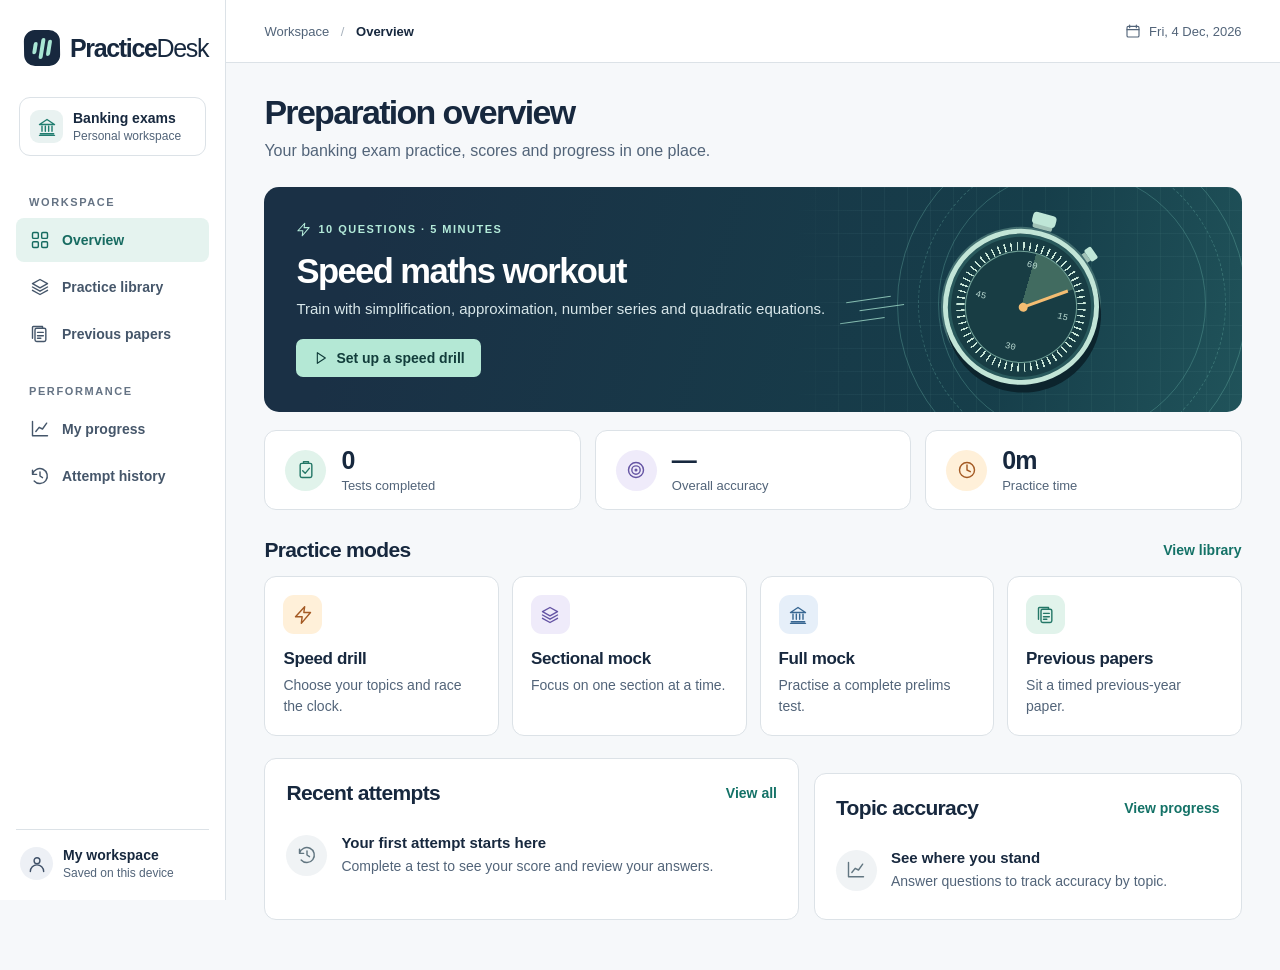
<file: docs/result.html>
<!DOCTYPE html>
<html lang="en">
<head>
  <meta charset="UTF-8" />
  <meta name="viewport" content="width=device-width, initial-scale=1.0" />
  <title>Results – Banking Mock Test</title>
  <link rel="stylesheet" href="css/common.css?v=desk1" />
  <link rel="stylesheet" href="css/result.css?v=desk1" />
</head>
<body>

  <!-- Header -->
  <div class="result-header" id="result-header" role="banner">
    <div class="result-header-inner">
      <span class="result-exam-name">Results</span>
    </div>
  </div>

  <!-- Main content -->
  <main class="result-main" role="main">
    <div class="result-inner">

      <!-- Action buttons (top) -->
      <div class="result-card">
        <h3>Your Result</h3>
        <div class="result-actions">
          <button class="btn-result-analyse" id="btn-analyse">🔍 Analyse</button>
          <button class="btn-result-reattempt-full" id="btn-reattempt-full">🔄 Re-attempt Full Test</button>
          <button class="btn-result-reattempt-wrong" id="btn-reattempt-wrong">🎯 Re-attempt Wrong &amp; Unattempted</button>
          <button class="btn-result-new" id="btn-new-test">📂 Load Another Test</button>
        </div>
      </div>

      <!-- Overall score -->
      <div class="result-card" id="result-overall">
        <!-- Rendered by result.js -->
      </div>

      <!-- Section-wise table -->
      <div class="result-card" id="result-sections">
        <!-- Rendered by result.js -->
      </div>

      <!-- Charts -->
      <div class="result-card" id="result-charts">
        <!-- Rendered by result.js -->
      </div>

      <!-- Question time table -->
      <div class="result-card" id="q-time-table">
        <!-- Rendered by result.js -->
      </div>

      <!-- Attempt history (shown if > 1 attempt) -->
      <div class="result-card" id="result-attempt-history">
        <!-- Rendered by result.js -->
      </div>

    </div>
  </main>

  <!-- Footer -->
  <footer class="result-footer" id="result-footer">Version : 17.07.00</footer>

  <!-- Scripts -->
  <script src="js/sanitiser.js?v=desk1"></script>
  <script src="js/storage.js?v=desk1"></script>
  <script src="js/validator.js?v=desk1"></script>
  <script src="js/timer.js?v=desk1"></script>
  <script src="js/state.js?v=desk1"></script>
  <script src="js/renderer.js?v=desk1"></script>
  <script src="js/result.js?v=desk1"></script>

</body>
</html>
</file>
<file: docs/css/common.css>
/* common.css — shared base styles, typography, modals, header, footer */

*, *::before, *::after { box-sizing: border-box; margin: 0; padding: 0; }

html, body {
  height: 100%;
  font-family: Arial, Verdana, Geneva, sans-serif;
  font-size: 14px;
  color: #222;
  background: #f0f0f0;
  overflow-x: hidden;
}

/* ── Header ─────────────────────────────────────────────────────────────────── */
.exam-header {
  background: #2c2c2c;
  color: #fff;
  height: 46px;
  display: flex;
  align-items: center;
  justify-content: space-between;
  padding: 0 12px;
  flex-shrink: 0;
  z-index: 100;
}

.header-left .header-exam-name {
  color: #ffd700;
  font-weight: bold;
  font-size: 13px;
  letter-spacing: 0.02em;
}

.header-right {
  display: flex;
  align-items: center;
  gap: 10px;
}

.header-btn {
  background: none;
  border: 1px solid rgba(255,255,255,0.3);
  color: #fff;
  padding: 4px 10px;
  cursor: pointer;
  border-radius: 3px;
  font-size: 12px;
  display: flex;
  align-items: center;
  gap: 5px;
  transition: background 0.15s;
}
.header-btn:hover { background: rgba(255,255,255,0.12); }
.header-btn:focus-visible { outline: 2px solid #ffd700; }

.header-btn-icon {
  display: inline-flex;
  align-items: center;
  justify-content: center;
  width: 18px;
  height: 18px;
  border-radius: 50%;
  font-size: 11px;
  font-weight: bold;
}
.inst-icon  { background: #1a73e8; color: #fff; }
.qp-icon    { background: #22a95a; color: #fff; }

.candidate-info {
  display: flex;
  align-items: center;
  gap: 8px;
  border-left: 1px solid rgba(255,255,255,0.25);
  padding-left: 10px;
}
.candidate-avatar {
  width: 34px;
  height: 34px;
  background: #555;
  border-radius: 3px;
  overflow: hidden;
  flex-shrink: 0;
  border: 1px solid rgba(255,255,255,0.3);
}
.candidate-avatar svg,
.candidate-avatar img {
  width: 100%;
  height: 100%;
  object-fit: cover;
  display: block;
}
.candidate-name {
  font-size: 13px;
  white-space: nowrap;
  max-width: 120px;
  overflow: hidden;
  text-overflow: ellipsis;
}

/* ── Footer ─────────────────────────────────────────────────────────────────── */
.exam-footer {
  background: #617B8C;
  color: #fff;
  text-align: center;
  font-size: 11px;
  height: 22px;
  line-height: 22px;
  padding: 0;
  flex-shrink: 0;
}

/* ── Modals ─────────────────────────────────────────────────────────────────── */
.modal-overlay {
  display: none;
  position: fixed;
  inset: 0;
  background: rgba(0,0,0,0.5);
  z-index: 1000;
  align-items: center;
  justify-content: center;
  padding: 16px;
}

.modal-box {
  background: #fff;
  border-radius: 5px;
  max-width: 720px;
  width: 100%;
  max-height: 85vh;
  display: flex;
  flex-direction: column;
  box-shadow: 0 8px 32px rgba(0,0,0,0.25);
}

.modal-header {
  background: #1a73e8;
  color: #fff;
  padding: 12px 16px;
  display: flex;
  align-items: center;
  justify-content: space-between;
  border-radius: 5px 5px 0 0;
  flex-shrink: 0;
}
.modal-header h2 { font-size: 15px; font-weight: bold; }

.modal-close {
  background: none;
  border: none;
  color: #fff;
  font-size: 20px;
  cursor: pointer;
  line-height: 1;
  padding: 2px 6px;
}
.modal-close:hover { color: #ffd700; }
.modal-close:focus-visible { outline: 2px solid #ffd700; }

.modal-body {
  padding: 16px;
  overflow-y: auto;
  flex: 1;
  font-size: 13px;
  line-height: 1.6;
}
.modal-body h4 { margin: 12px 0 6px; color: #1a73e8; }
.modal-body ul { padding-left: 20px; }
.modal-body ul li { margin-bottom: 5px; }
.modal-body kbd {
  background: #eee;
  border: 1px solid #bbb;
  border-radius: 3px;
  padding: 1px 5px;
  font-family: monospace;
  font-size: 12px;
}

.modal-footer {
  padding: 10px 16px;
  display: flex;
  justify-content: flex-end;
  gap: 10px;
  border-top: 1px solid #eee;
  flex-shrink: 0;
}

/* ── Buttons ─────────────────────────────────────────────────────────────────── */
.btn-primary {
  background: #1a73e8;
  color: #fff;
  border: none;
  padding: 8px 20px;
  cursor: pointer;
  border-radius: 4px;
  font-size: 13px;
  font-weight: 600;
  transition: background 0.15s;
}
.btn-primary:hover  { background: #1557b0; }
.btn-primary:disabled { background: #aaa; cursor: not-allowed; }
.btn-primary:focus-visible { outline: 2px solid #ffd700; }

.btn-secondary {
  background: #fff;
  color: #333;
  border: 1px solid #bbb;
  padding: 8px 20px;
  cursor: pointer;
  border-radius: 4px;
  font-size: 13px;
  transition: background 0.15s;
}
.btn-secondary:hover { background: #f5f5f5; }
.btn-secondary:focus-visible { outline: 2px solid #1a73e8; }

.btn-danger {
  background: #e05353;
  color: #fff;
  border: none;
  padding: 8px 20px;
  cursor: pointer;
  border-radius: 4px;
  font-size: 13px;
  font-weight: 600;
}
.btn-danger:hover { background: #c94040; }

/* ── Summary table (submit modal) ───────────────────────────────────────────── */
.summary-table {
  width: 100%;
  border-collapse: collapse;
  font-size: 13px;
  margin-bottom: 10px;
}
.summary-table th, .summary-table td {
  border: 1px solid #ddd;
  padding: 6px 10px;
  text-align: left;
}
.summary-table th { background: #1a73e8; color: #fff; }
.summary-table tr:nth-child(even) { background: #f8f8f8; }
.text-center { text-align: center !important; }
.summary-note {
  font-size: 12px;
  color: #555;
  background: #fffbe6;
  padding: 8px;
  border-left: 3px solid #f90;
}

/* ── Instruction screen legend ───────────────────────────────────────────────── */
.legend-static {
  display: grid;
  grid-template-columns: 1fr 1fr;
  gap: 8px;
  margin: 8px 0;
  font-size: 13px;
}
.legend-static div { display: flex; align-items: center; gap: 8px; }

/* ── Inst table ─────────────────────────────────────────────────────────────── */
.inst-table {
  width: 100%;
  border-collapse: collapse;
  margin: 10px 0;
  font-size: 13px;
}
.inst-table th, .inst-table td {
  border: 1px solid #ddd;
  padding: 6px 10px;
}
.inst-table th { background: #e8f0fb; }

/* ── Palette shapes (real TCS iON sprite sheet) ─────────────────────────────── */
.legend-icon {
  background-image: url('../img/questions-sprite.png');
  background-repeat: no-repeat;
  color: #fff;
  display: inline-flex;
  align-items: center;
  justify-content: center;
  font-family: Arial, Helvetica, sans-serif;
  font-size: 11px;
  font-weight: bold;
  text-align: center;
  flex-shrink: 0;
}

.icon-answered {
  background-position: -7px -55px;
  width: 29px;
  height: 26px;
  line-height: 22px;
}

.icon-not-answered {
  background-position: -42px -56px;
  width: 29px;
  height: 26px;
  line-height: 22px;
}

.icon-not-visited {
  background-position: -107px -56px;
  width: 29px;
  height: 26px;
  line-height: 21px;
  color: #000;
}

.icon-marked {
  background-position: -75px -54px;
  width: 29px;
  height: 26px;
  line-height: 18px;
}

.icon-answered-marked {
  background-position: -9px -87px;
  width: 29px;
  height: 26px;
  line-height: 15px;
}

/* Palette button sprite shapes */
.palette-btn {
  background-image: url('../img/questions-sprite.png');
  background-repeat: no-repeat;
  border: none;
  background-color: transparent;
  color: #fff;
  cursor: pointer;
  font-family: Arial, Helvetica, sans-serif;
  font-size: 13px;
  font-weight: bold;
  height: 43px;
  width: 49px;
  display: flex;
  align-items: center;
  justify-content: center;
  margin: 0 auto;
  padding: 0;
  text-align: center;
  line-height: 40px;
  box-sizing: border-box;
}

.btn-answered {
  background-position: -4px -5px;
  color: #fff;
}
.btn-answered:hover {
  background-position: -4px -126px;
}

.btn-not-answered {
  background-position: -57px -6px;
  color: #fff;
}
.btn-not-answered:hover {
  background-position: -57px -127px;
}

.btn-not-visited {
  background-position: -157px -4px;
  color: #474747;
}
.btn-not-visited:hover {
  background-position: -157px -4px;
}

.btn-marked {
  background-position: -108px -1px;
  color: #fff;
}
.btn-marked:hover {
  background-position: -108px -122px;
}

.btn-answered-marked {
  background-position: -66px -178px;
  color: #fff;
}
.btn-answered-marked:hover {
  background-position: -66px -178px;
}

/* Current question button: thin 2px outline, NO scale, NO size change */
.palette-btn.palette-btn-current {
  box-shadow: 0 0 0 2px #ffd700;
  z-index: 2;
}

/* ── Misc ────────────────────────────────────────────────────────────────────── */
.sr-only {
  position: absolute;
  width: 1px; height: 1px;
  margin: -1px; overflow: hidden;
  clip: rect(0,0,0,0); white-space: nowrap;
}

/* Scrollbar thin */
::-webkit-scrollbar { width: 6px; height: 6px; }
::-webkit-scrollbar-track { background: #f0f0f0; }
::-webkit-scrollbar-thumb { background: #bbb; border-radius: 3px; }
::-webkit-scrollbar-thumb:hover { background: #999; }
</file>
<file: docs/css/result.css>
/* result.css — Result and history screen styles */

body {
  background: #e8ecf0;
  display: flex;
  flex-direction: column;
  min-height: 100vh;
}

.result-header {
  background: #2c2c2c;
  flex-shrink: 0;
}

.result-header-inner {
  display: flex;
  align-items: center;
  justify-content: space-between;
  padding: 10px 16px;
}

.result-exam-name {
  color: #ffd700;
  font-weight: bold;
  font-size: 14px;
}

.result-candidate {
  color: #ccc;
  font-size: 13px;
}

.result-main {
  flex: 1;
  overflow-y: auto;
  padding: 20px 16px;
}

.result-inner {
  max-width: 980px;
  margin: 0 auto;
  display: flex;
  flex-direction: column;
  gap: 20px;
}

/* ── Cards ──────────────────────────────────────────────────────────────────── */
.result-card {
  background: #fff;
  border-radius: 6px;
  padding: 20px;
  box-shadow: 0 2px 8px rgba(0,0,0,0.08);
}

/* ── Overall score ───────────────────────────────────────────────────────────── */
.overall-score-box {
  display: flex;
  align-items: center;
  gap: 24px;
  margin-bottom: 16px;
}

.overall-score {
  font-size: 48px;
  font-weight: bold;
  color: #147EB3;
  line-height: 1;
}
.overall-score span { font-size: 22px; color: #888; font-weight: normal; }

.overall-verdict {
  font-size: 22px;
  font-weight: bold;
  padding: 8px 20px;
  border-radius: 6px;
}
.result-pass { color: #22a95a; background: #e8f8ee; }
.result-fail { color: #e05353; background: #fdf0f0; }

.overall-stats {
  display: flex;
  flex-wrap: wrap;
  gap: 12px;
}

.stat-box {
  background: #f5f7fb;
  border: 1px solid #e0e8f0;
  border-radius: 6px;
  padding: 10px 16px;
  text-align: center;
  min-width: 90px;
}
.stat-val {
  font-size: 24px;
  font-weight: bold;
  color: #333;
  line-height: 1.2;
}
.stat-val.green { color: #22a95a; }
.stat-val.red   { color: #e05353; }
.stat-val.grey  { color: #888; }
.stat-val.blue  { color: #1a73e8; }
.stat-lbl {
  font-size: 11px;
  color: #888;
  margin-top: 3px;
}

.overall-meta {
  margin-top: 10px;
  font-size: 12px;
  color: #888;
}

/* ── Tables ──────────────────────────────────────────────────────────────────── */
.result-card h3 {
  font-size: 15px;
  color: #1a73e8;
  margin-bottom: 12px;
  border-bottom: 2px solid #e8f0fb;
  padding-bottom: 6px;
}

.table-scroll { overflow-x: auto; }

.result-table {
  width: 100%;
  border-collapse: collapse;
  font-size: 13px;
  white-space: nowrap;
}
.result-table th, .result-table td {
  border: 1px solid #dde6f0;
  padding: 7px 10px;
  text-align: left;
}
.result-table th { background: #1a73e8; color: #fff; font-weight: 600; }
.result-table tr:nth-child(even) { background: #f7f9fc; }
.pass-cell { color: #22a95a; font-weight: bold; }
.fail-cell { color: #e05353; font-weight: bold; }
.cutoff-note { color: #e0a030; cursor: help; margin-left: 2px; }
.cutoff-scale-note {
  font-size: 12px;
  color: #888;
  background: #fffbe6;
  padding: 6px 10px;
  border-left: 3px solid #f90;
  margin-bottom: 10px;
}

.green { color: #22a95a; }
.red   { color: #e05353; }

/* ── Charts ──────────────────────────────────────────────────────────────────── */
.charts-wrap {
  display: flex;
  gap: 24px;
  flex-wrap: wrap;
  align-items: flex-start;
}
.chart-box {
  flex: 1;
  min-width: 200px;
}
.chart-box h4 {
  font-size: 13px;
  margin-bottom: 10px;
  color: #555;
}
.chart-box svg { display: block; }
.donut-legend {
  display: flex;
  flex-direction: column;
  gap: 4px;
  margin-top: 8px;
  font-size: 12px;
}
.dl-correct { color: #22a95a; }
.dl-wrong   { color: #e05353; }
.dl-un      { color: #888; }

/* ── Time table ──────────────────────────────────────────────────────────────── */
.time-table {
  width: 100%;
  border-collapse: collapse;
  font-size: 12px;
}
.time-table th, .time-table td {
  border: 1px solid #dde; padding: 5px 8px;
}
.time-table th { background: #e8ecf0; font-weight: 600; }
.q-slow { background: #fff7e6 !important; }
.q-correct { background: #f0fdf4 !important; }
.q-wrong   { background: #fef2f2 !important; }
.avg-note { font-size: 11px; color: #888; font-weight: normal; }
.q-slow-key { color: #e0a030; }

/* ── Attempt history ─────────────────────────────────────────────────────────── */
.history-table {
  width: 100%;
  border-collapse: collapse;
  font-size: 12px;
}
.history-table th, .history-table td {
  border: 1px solid #dde6f0; padding: 6px 10px;
}
.history-table th { background: #e8ecf0; font-weight: 600; }

.trend-chart-wrap {
  margin-bottom: 12px;
  overflow-x: auto;
}

.btn-view-attempt {
  background: #1a73e8; color: #fff;
  border: none; padding: 3px 9px;
  border-radius: 3px; cursor: pointer;
  font-size: 12px;
}
.btn-view-attempt:hover { background: #1557b0; }

/* ── Action buttons ──────────────────────────────────────────────────────────── */
.result-actions {
  display: flex;
  gap: 12px;
  flex-wrap: wrap;
}

.result-actions button {
  padding: 10px 18px;
  border-radius: 4px;
  font-size: 13px;
  font-weight: 600;
  cursor: pointer;
  border: none;
  transition: background 0.15s;
}

.btn-result-analyse {
  background: #147EB3; color: #fff;
}
.btn-result-analyse:hover { background: #0f6692; }

.btn-result-reattempt-full {
  background: #22a95a; color: #fff;
}
.btn-result-reattempt-full:hover { background: #1a8a47; }

.btn-result-reattempt-wrong {
  background: #f0b429; color: #fff;
}
.btn-result-reattempt-wrong:hover { background: #d99f20; }

.btn-result-new {
  background: #fff; color: #555;
  border: 1px solid #bbb !important;
}
.btn-result-new:hover { background: #f5f5f5; }

button[disabled] {
  opacity: 0.5;
  cursor: not-allowed !important;
}

.result-footer {
  background: #617B8C;
  color: #fff;
  text-align: center;
  font-size: 11px;
  height: 22px;
  line-height: 22px;
  padding: 0;
  flex-shrink: 0;
}

/* ── Responsive ──────────────────────────────────────────────────────────────── */
@media (max-width: 640px) {
  .overall-score { font-size: 36px; }
  .overall-stats { gap: 8px; }
  .stat-box { min-width: 70px; padding: 8px 10px; }
  .stat-val { font-size: 20px; }
  .charts-wrap { flex-direction: column; }
  .result-actions { flex-direction: column; }
  .result-actions button { width: 100%; }
}
</file>
